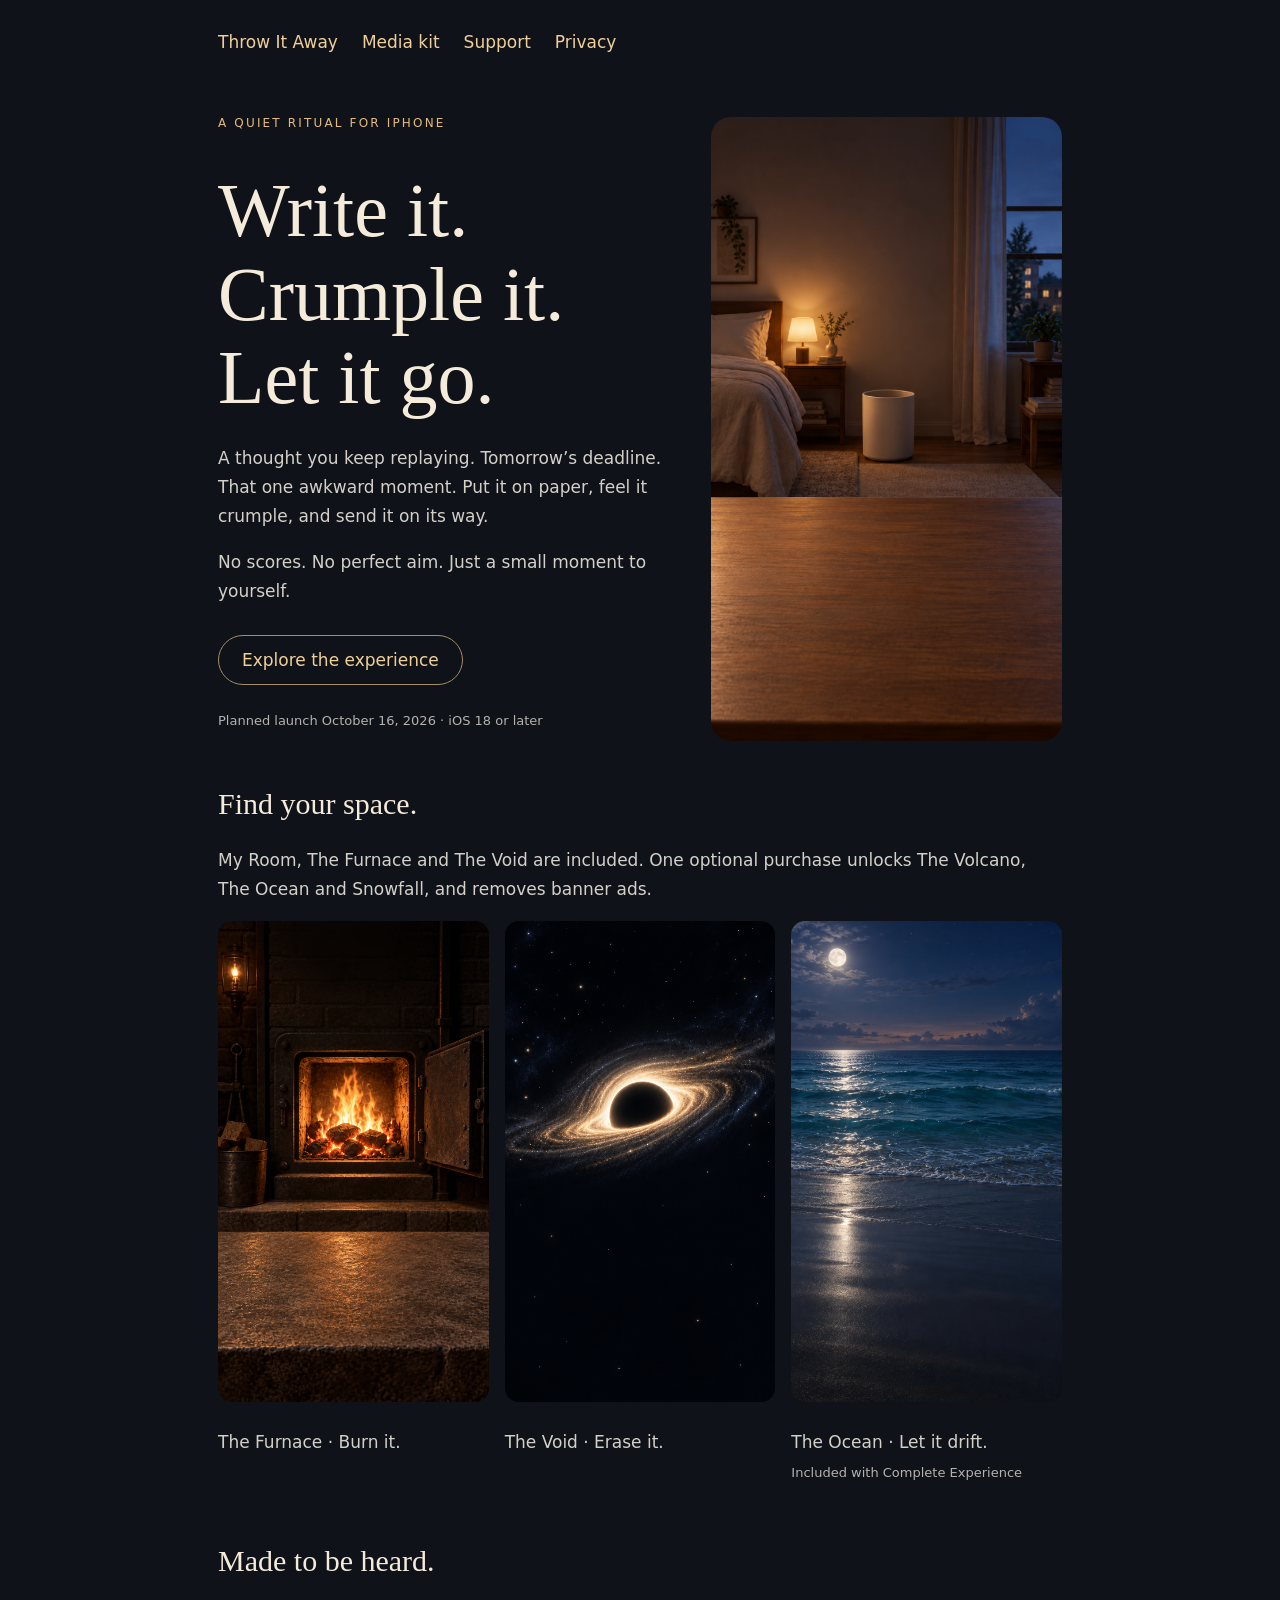
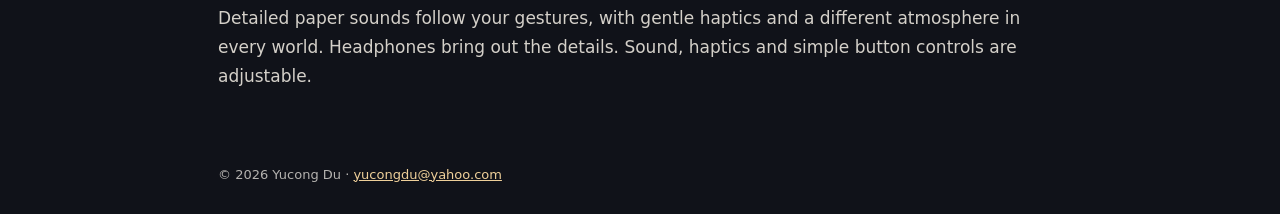
<file: index.html>
<!doctype html><html lang="en"><head><meta charset="utf-8"><meta name="viewport" content="width=device-width, initial-scale=1"><meta name="description" content="Throw It Away for iPhone. Write a thought, crumple the paper, and let it go."><title>A little space to let go — Throw It Away</title><link rel="stylesheet" href="style.css"></head><body><header><nav aria-label="Main"><a href="index.html">Throw It Away</a><a href="media.html">Media kit</a><a href="support.html">Support</a><a href="privacy.html">Privacy</a></nav></header><main><section class="hero"><div><div class="eyebrow">A quiet ritual for iPhone</div><h1>Write it.<br>Crumple it.<br>Let it go.</h1><p>A thought you keep replaying. Tomorrow’s deadline. That one awkward moment. Put it on paper, feel it crumple, and send it on its way.</p><p>No scores. No perfect aim. Just a small moment to yourself.</p><a class="button" href="support.html">Explore the experience</a><p class="small">Planned launch October 16, 2026 · iOS 18 or later</p></div><img src="room.png" alt="Warm bedroom setting in Throw It Away"></section><h2>Find your space.</h2><p>My Room, The Furnace and The Void are included. One optional purchase unlocks The Volcano, The Ocean and Snowfall, and removes banner ads.</p><div class="cards"><div><img src="furnace.png" alt="Warm glowing furnace"><p>The Furnace · Burn it.</p></div><div><img src="void.png" alt="Golden black hole in a star-filled sky"><p>The Void · Erase it.</p></div><div><img src="ocean.png" alt="Ocean at sunset"><p>The Ocean · Let it drift.<br><span class="small">Included with Complete Experience</span></p></div></div><h2>Made to be heard.</h2><p>Detailed paper sounds follow your gestures, with gentle haptics and a different atmosphere in every world. Headphones bring out the details. Sound, haptics and simple button controls are adjustable.</p></main><footer>© 2026 Yucong Du · <a href="mailto:yucongdu@yahoo.com">yucongdu@yahoo.com</a></footer></body></html>
</file>
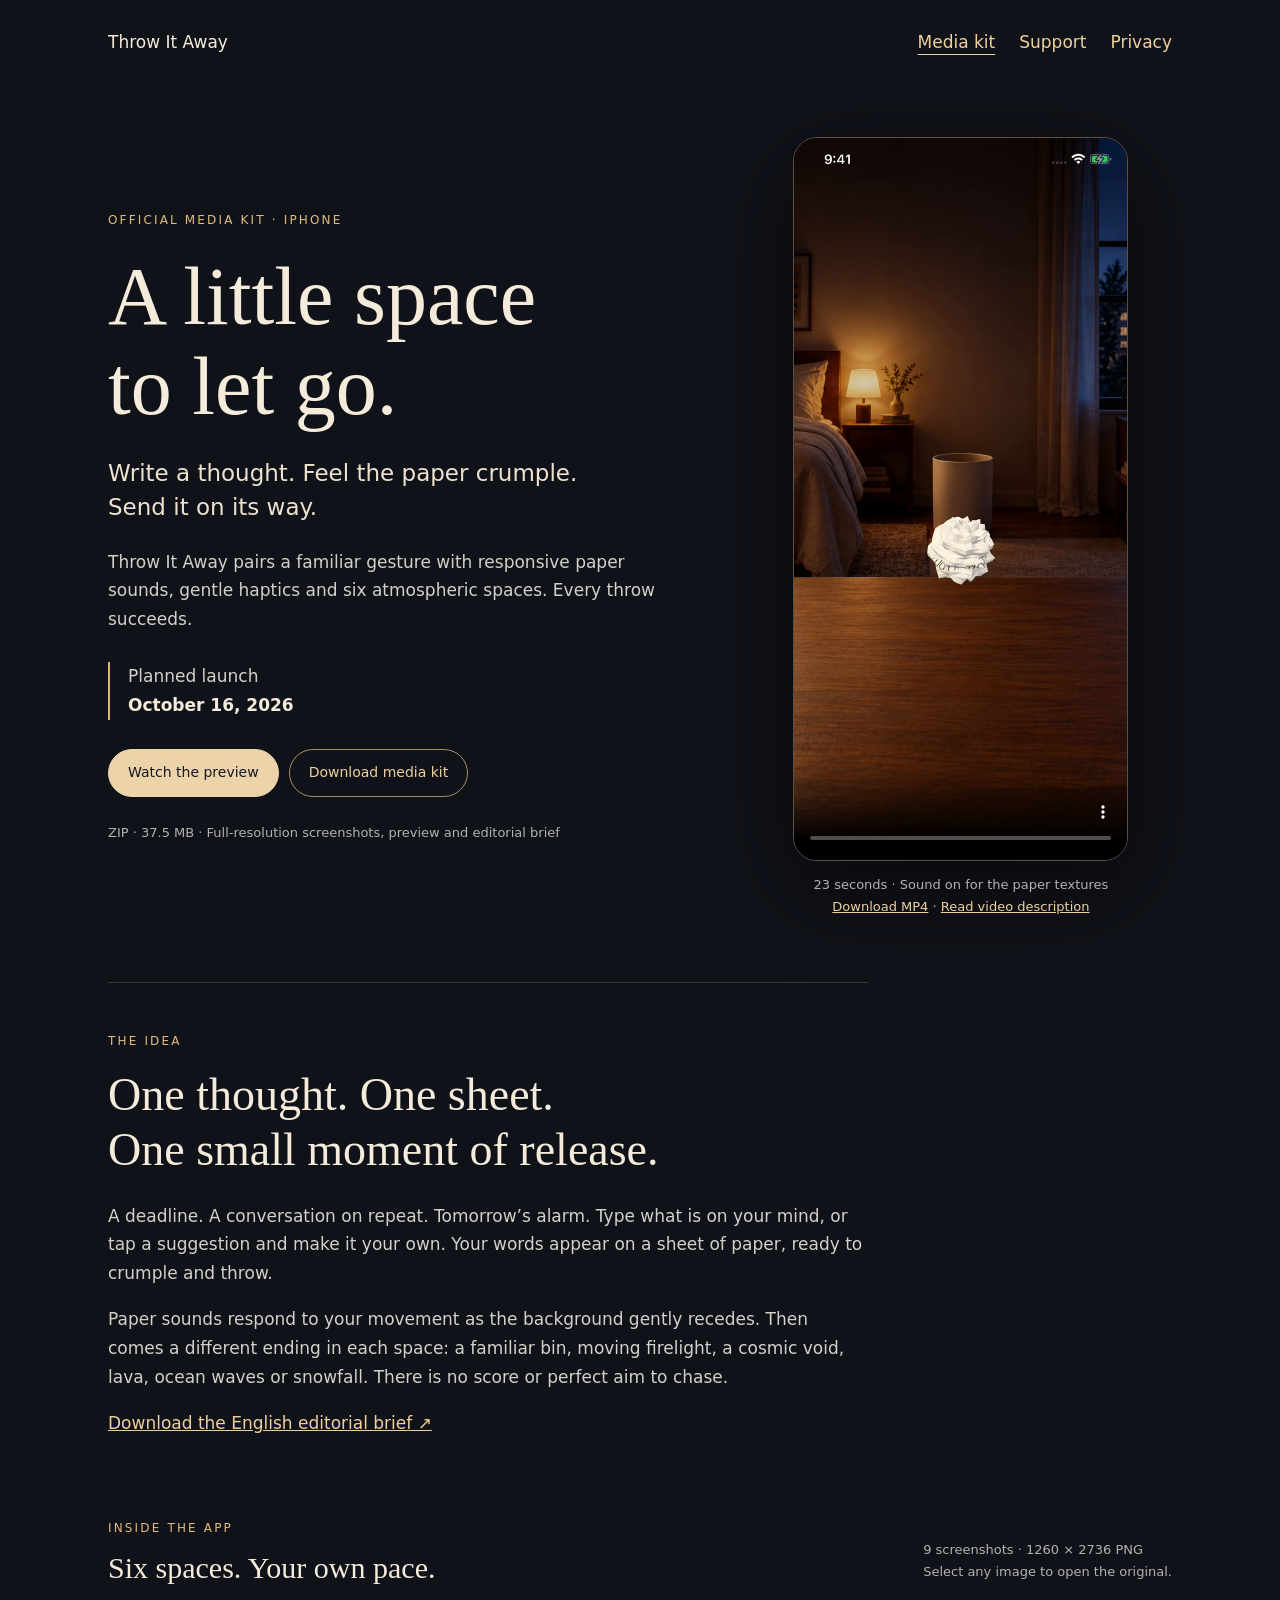
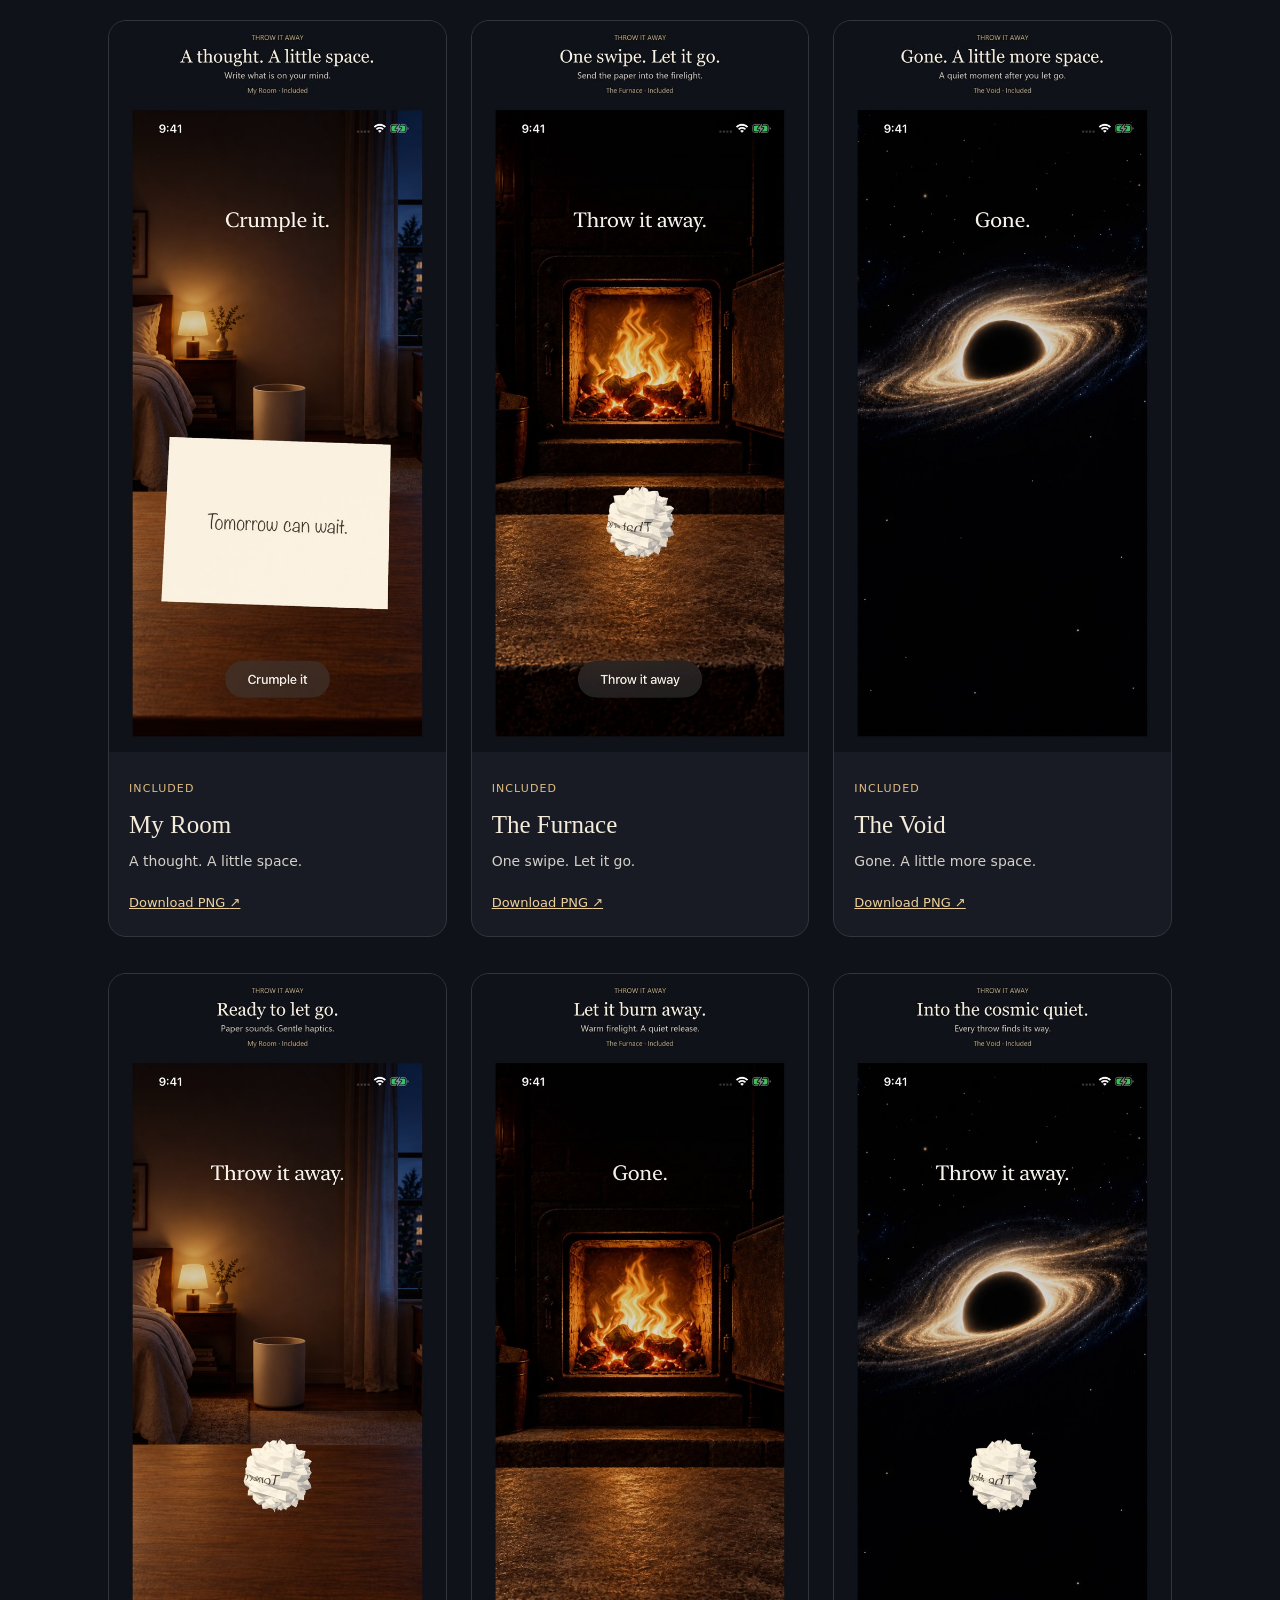
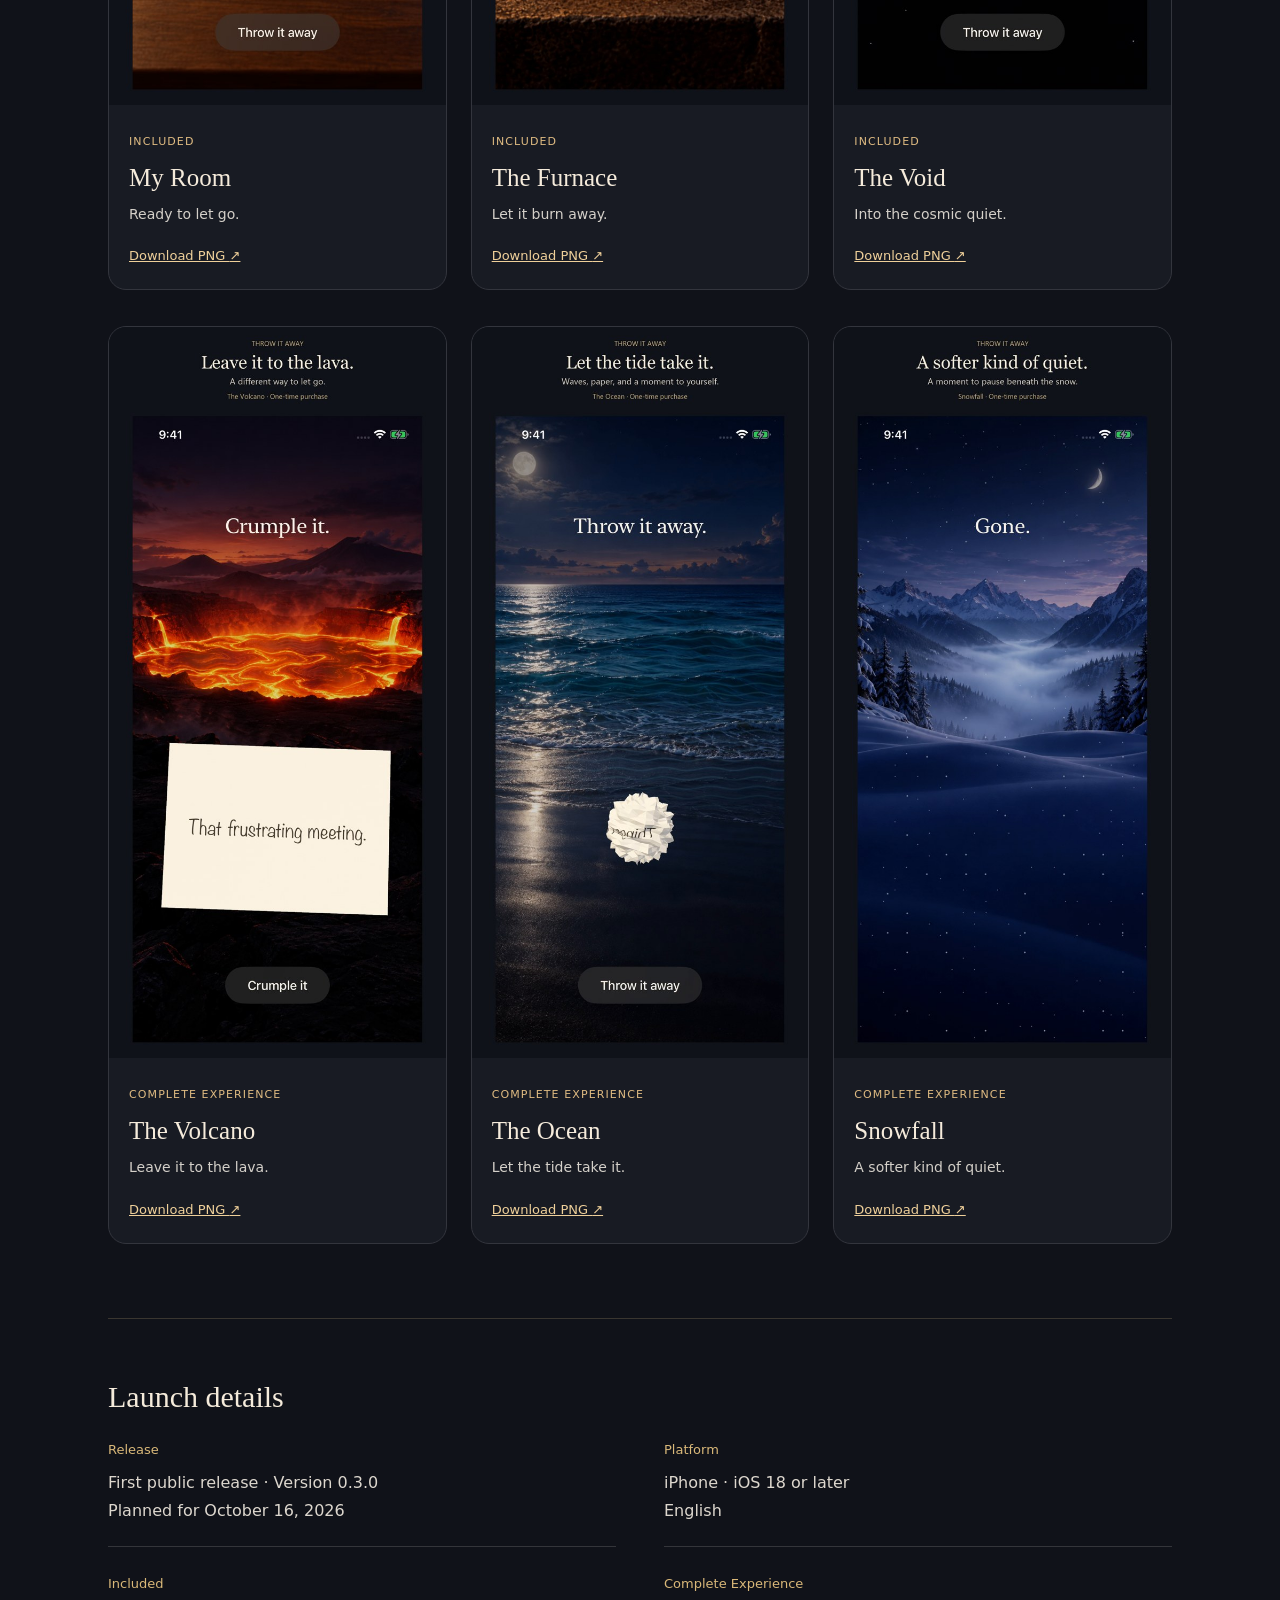
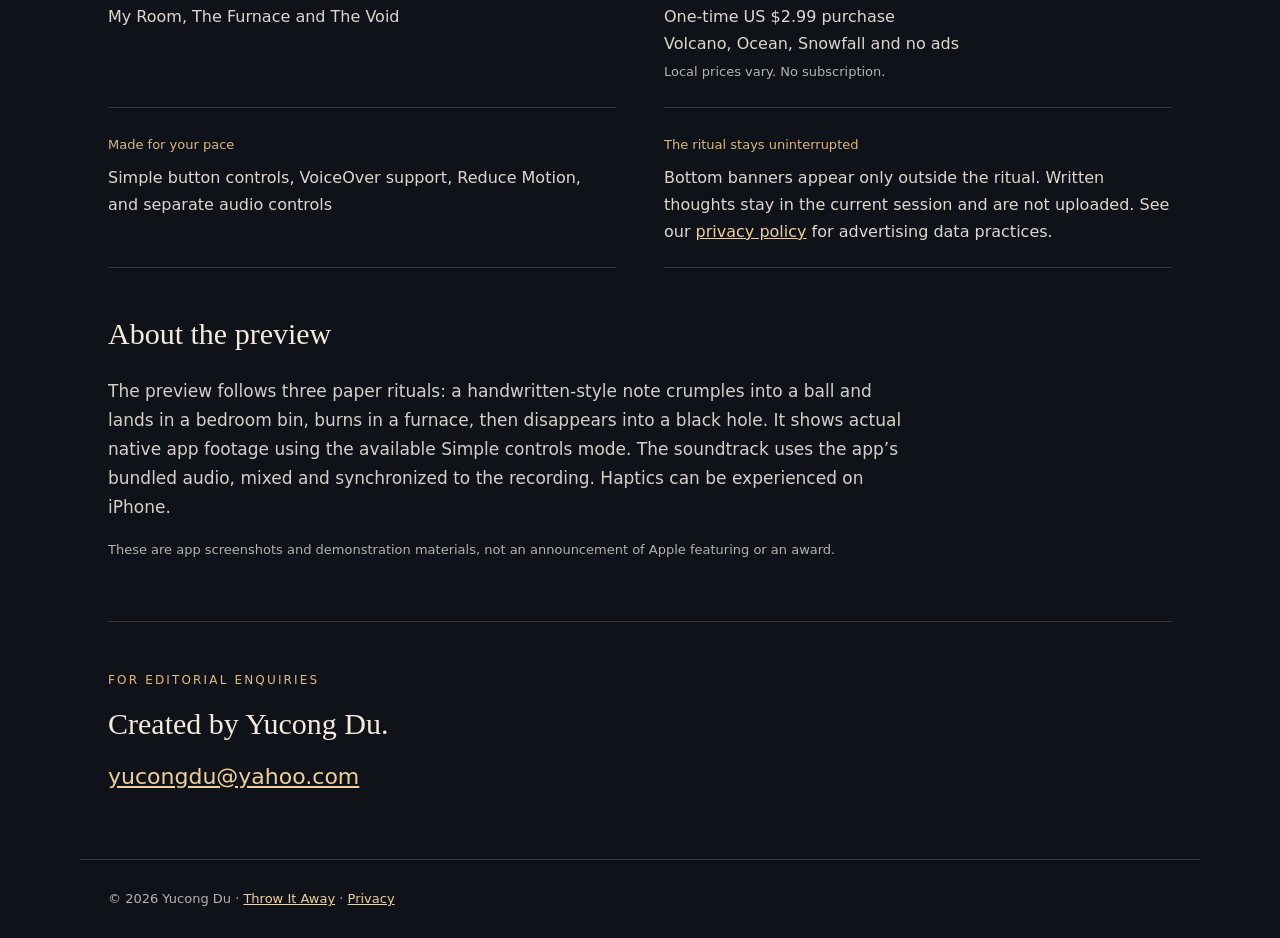
<file: media.html>
<!doctype html>
<html lang="en"><head><meta charset="utf-8"><meta name="viewport" content="width=device-width,initial-scale=1"><title>Media kit — Throw It Away</title><meta name="description" content="Watch Throw It Away for iPhone. Official preview, nine screenshots, and launch details for October 16, 2026."><meta property="og:title" content="Throw It Away — A tactile ritual for letting go"><meta property="og:description" content="Preview, screenshots and launch details. Coming to iPhone October 16, 2026."><meta property="og:image" content="https://f244cmdh9k-svg.github.io/media/thumbnails/03-void-gone.jpg"><link rel="canonical" href="https://f244cmdh9k-svg.github.io/media.html"><link rel="stylesheet" href="style.css"><link rel="stylesheet" href="media.css"></head>
<body><a class="skip" href="#main">Skip to content</a><header><nav aria-label="Main"><a class="brand" href="index.html">Throw It Away</a><a href="media.html" aria-current="page">Media kit</a><a href="support.html">Support</a><a href="privacy.html">Privacy</a></nav></header>
<main id="main"><section class="media-hero" aria-labelledby="hero-title"><div><p class="eyebrow">Official media kit · iPhone</p><h1 id="hero-title">A little space<br>to let go.</h1><p class="lede">Write a thought. Feel the paper crumple.<br>Send it on its way.</p><p>Throw It Away pairs a familiar gesture with responsive paper sounds, gentle haptics and six atmospheric spaces. Every throw succeeds.</p><p class="launch">Planned launch <strong>October 16, 2026</strong></p><div class="actions"><a class="button primary" href="#preview">Watch the preview</a><a class="button" href="media/press-kit.zip" download>Download media kit</a></div><p class="small">ZIP · 37.5 MB · Full-resolution screenshots, preview and editorial brief</p></div><div class="player" id="preview"><video controls playsinline preload="none" width="886" height="1920" poster="media/preview-poster.jpg" aria-label="Throw It Away app preview: My Room, The Furnace and The Void" aria-describedby="preview-note"><source src="media/preview.mp4" type="video/mp4"><track kind="captions" src="media/preview-captions.vtt" srclang="en" label="English sound descriptions"><p>Your browser cannot play this video. <a href="media/preview.mp4">Download the preview</a>.</p></video><p class="small" id="preview-note">23 seconds · Sound on for the paper textures<br><a href="media/preview.mp4" download>Download MP4</a> · <a href="#video-description">Read video description</a></p></div></section>
<section class="story" aria-labelledby="story-title"><p class="eyebrow">The idea</p><h2 id="story-title">One thought. One sheet.<br>One small moment of release.</h2><p>A deadline. A conversation on repeat. Tomorrow’s alarm. Type what is on your mind, or tap a suggestion and make it your own. Your words appear on a sheet of paper, ready to crumple and throw.</p><p>Paper sounds respond to your movement as the background gently recedes. Then comes a different ending in each space: a familiar bin, moving firelight, a cosmic void, lava, ocean waves or snowfall. There is no score or perfect aim to chase.</p><a href="media/editorial-brief.md" download>Download the English editorial brief ↗</a></section>
<section aria-labelledby="screenshots-title"><div class="section-head"><div><p class="eyebrow">Inside the app</p><h2 id="screenshots-title">Six spaces. Your own pace.</h2></div><p class="small">9 screenshots · 1260 × 2736 PNG<br>Select any image to open the original.</p></div><div class="media-gallery"><figure><a href="media/screenshots/01-room-paper.png" aria-label="Open full-resolution screenshot: My Room, A thought. A little space."><img src="media/thumbnails/01-room-paper.jpg" width="630" height="1368" loading="lazy" decoding="async" alt="My Room app screenshot: A thought. A little space.. Included."></a><figcaption><span class="tier">Included</span><h3>My Room</h3><p>A thought. A little space.</p><a href="media/screenshots/01-room-paper.png" download>Download PNG <span aria-hidden="true">↗</span></a></figcaption></figure><figure><a href="media/screenshots/02-furnace-throw.png" aria-label="Open full-resolution screenshot: The Furnace, One swipe. Let it go."><img src="media/thumbnails/02-furnace-throw.jpg" width="630" height="1368" loading="lazy" decoding="async" alt="The Furnace app screenshot: One swipe. Let it go.. Included."></a><figcaption><span class="tier">Included</span><h3>The Furnace</h3><p>One swipe. Let it go.</p><a href="media/screenshots/02-furnace-throw.png" download>Download PNG <span aria-hidden="true">↗</span></a></figcaption></figure><figure><a href="media/screenshots/03-void-gone.png" aria-label="Open full-resolution screenshot: The Void, Gone. A little more space."><img src="media/thumbnails/03-void-gone.jpg" width="630" height="1368" loading="lazy" decoding="async" alt="The Void app screenshot: Gone. A little more space.. Included."></a><figcaption><span class="tier">Included</span><h3>The Void</h3><p>Gone. A little more space.</p><a href="media/screenshots/03-void-gone.png" download>Download PNG <span aria-hidden="true">↗</span></a></figcaption></figure><figure><a href="media/screenshots/04-room-ball.png" aria-label="Open full-resolution screenshot: My Room, Ready to let go."><img src="media/thumbnails/04-room-ball.jpg" width="630" height="1368" loading="lazy" decoding="async" alt="My Room app screenshot: Ready to let go.. Included."></a><figcaption><span class="tier">Included</span><h3>My Room</h3><p>Ready to let go.</p><a href="media/screenshots/04-room-ball.png" download>Download PNG <span aria-hidden="true">↗</span></a></figcaption></figure><figure><a href="media/screenshots/05-furnace-gone.png" aria-label="Open full-resolution screenshot: The Furnace, Let it burn away."><img src="media/thumbnails/05-furnace-gone.jpg" width="630" height="1368" loading="lazy" decoding="async" alt="The Furnace app screenshot: Let it burn away.. Included."></a><figcaption><span class="tier">Included</span><h3>The Furnace</h3><p>Let it burn away.</p><a href="media/screenshots/05-furnace-gone.png" download>Download PNG <span aria-hidden="true">↗</span></a></figcaption></figure><figure><a href="media/screenshots/06-void-throw.png" aria-label="Open full-resolution screenshot: The Void, Into the cosmic quiet."><img src="media/thumbnails/06-void-throw.jpg" width="630" height="1368" loading="lazy" decoding="async" alt="The Void app screenshot: Into the cosmic quiet.. Included."></a><figcaption><span class="tier">Included</span><h3>The Void</h3><p>Into the cosmic quiet.</p><a href="media/screenshots/06-void-throw.png" download>Download PNG <span aria-hidden="true">↗</span></a></figcaption></figure><figure><a href="media/screenshots/07-volcano-paper.png" aria-label="Open full-resolution screenshot: The Volcano, Leave it to the lava."><img src="media/thumbnails/07-volcano-paper.jpg" width="630" height="1368" loading="lazy" decoding="async" alt="The Volcano app screenshot: Leave it to the lava.. Complete Experience."></a><figcaption><span class="tier">Complete Experience</span><h3>The Volcano</h3><p>Leave it to the lava.</p><a href="media/screenshots/07-volcano-paper.png" download>Download PNG <span aria-hidden="true">↗</span></a></figcaption></figure><figure><a href="media/screenshots/08-ocean-throw.png" aria-label="Open full-resolution screenshot: The Ocean, Let the tide take it."><img src="media/thumbnails/08-ocean-throw.jpg" width="630" height="1368" loading="lazy" decoding="async" alt="The Ocean app screenshot: Let the tide take it.. Complete Experience."></a><figcaption><span class="tier">Complete Experience</span><h3>The Ocean</h3><p>Let the tide take it.</p><a href="media/screenshots/08-ocean-throw.png" download>Download PNG <span aria-hidden="true">↗</span></a></figcaption></figure><figure><a href="media/screenshots/09-snow-gone.png" aria-label="Open full-resolution screenshot: Snowfall, A softer kind of quiet."><img src="media/thumbnails/09-snow-gone.jpg" width="630" height="1368" loading="lazy" decoding="async" alt="Snowfall app screenshot: A softer kind of quiet.. Complete Experience."></a><figcaption><span class="tier">Complete Experience</span><h3>Snowfall</h3><p>A softer kind of quiet.</p><a href="media/screenshots/09-snow-gone.png" download>Download PNG <span aria-hidden="true">↗</span></a></figcaption></figure></div></section>
<section class="facts" aria-labelledby="facts-title"><h2 id="facts-title">Launch details</h2><dl><div><dt>Release</dt><dd>First public release · Version 0.3.0<br>Planned for October 16, 2026</dd></div><div><dt>Platform</dt><dd>iPhone · iOS 18 or later<br>English</dd></div><div><dt>Included</dt><dd>My Room, The Furnace and The Void</dd></div><div><dt>Complete Experience</dt><dd>One-time US $2.99 purchase<br>Volcano, Ocean, Snowfall and no ads<br><span class="small">Local prices vary. No subscription.</span></dd></div><div><dt>Made for your pace</dt><dd>Simple button controls, VoiceOver support, Reduce Motion, and separate audio controls</dd></div><div><dt>The ritual stays uninterrupted</dt><dd>Bottom banners appear only outside the ritual. Written thoughts stay in the current session and are not uploaded. See our <a href="privacy.html">privacy policy</a> for advertising data practices.</dd></div></dl></section>
<section id="video-description" class="video-description"><h2>About the preview</h2><p>The preview follows three paper rituals: a handwritten-style note crumples into a ball and lands in a bedroom bin, burns in a furnace, then disappears into a black hole. It shows actual native app footage using the available Simple controls mode. The soundtrack uses the app’s bundled audio, mixed and synchronized to the recording. Haptics can be experienced on iPhone.</p><p class="small">These are app screenshots and demonstration materials, not an announcement of Apple featuring or an award.</p></section>
<section class="contact"><p class="eyebrow">For editorial enquiries</p><h2>Created by Yucong Du.</h2><a href="mailto:yucongdu@yahoo.com">yucongdu@yahoo.com</a></section></main><footer>© 2026 Yucong Du · <a href="index.html">Throw It Away</a> · <a href="privacy.html">Privacy</a></footer></body></html>
</file>
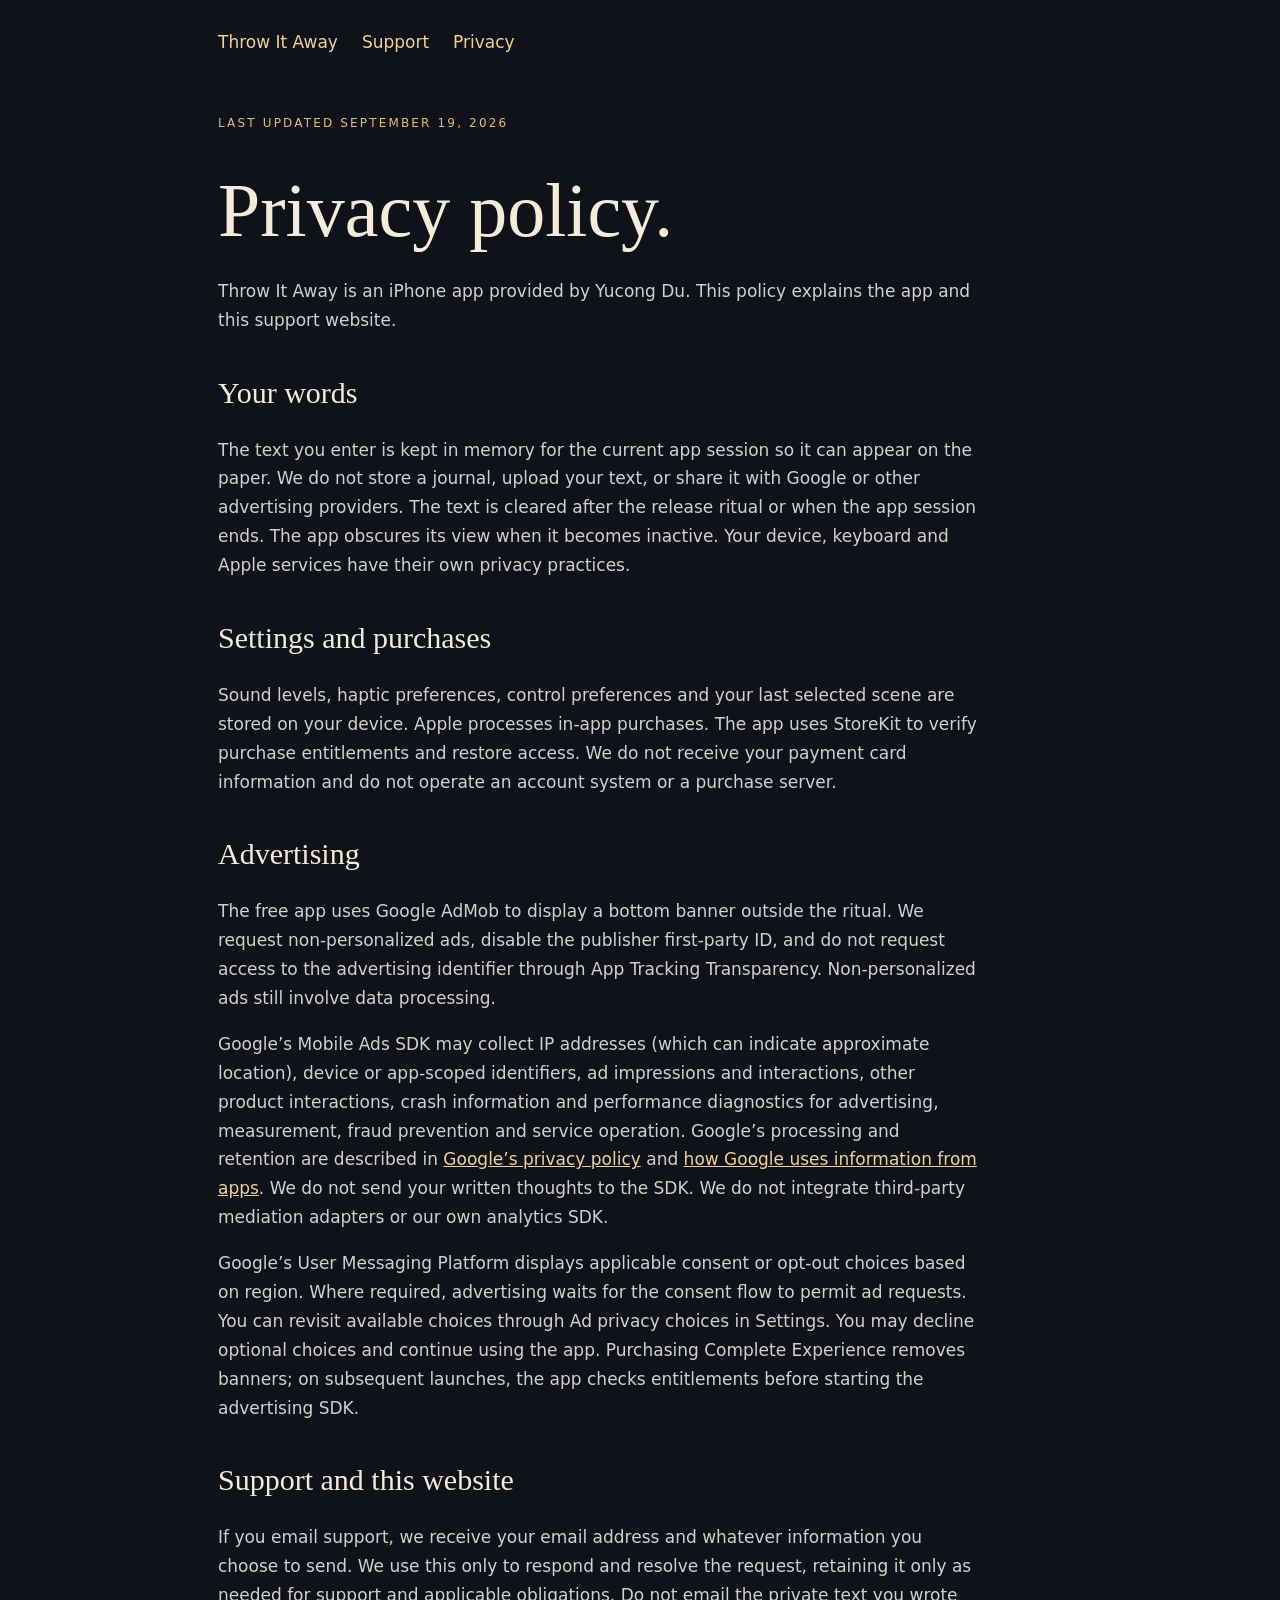
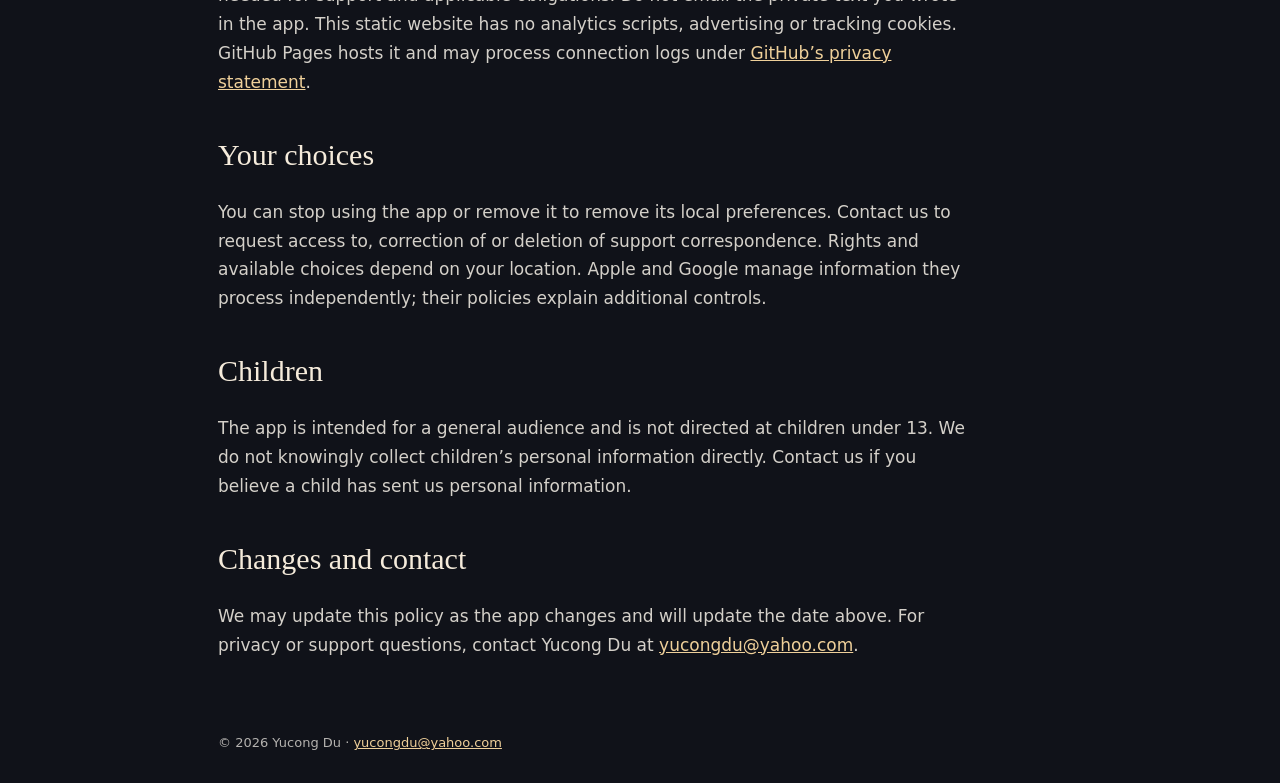
<file: privacy.html>
<!doctype html><html lang="en"><head><meta charset="utf-8"><meta name="viewport" content="width=device-width, initial-scale=1"><meta name="description" content="Throw It Away for iPhone. Write a thought, crumple the paper, and let it go."><title>Privacy policy — Throw It Away</title><link rel="stylesheet" href="style.css"></head><body><header><nav aria-label="Main"><a href="index.html">Throw It Away</a><a href="support.html">Support</a><a href="privacy.html">Privacy</a></nav></header><main><article><div class="eyebrow">Last updated September 19, 2026</div><h1>Privacy policy.</h1><p>Throw It Away is an iPhone app provided by Yucong Du. This policy explains the app and this support website.</p><h2>Your words</h2><p>The text you enter is kept in memory for the current app session so it can appear on the paper. We do not store a journal, upload your text, or share it with Google or other advertising providers. The text is cleared after the release ritual or when the app session ends. The app obscures its view when it becomes inactive. Your device, keyboard and Apple services have their own privacy practices.</p><h2>Settings and purchases</h2><p>Sound levels, haptic preferences, control preferences and your last selected scene are stored on your device. Apple processes in-app purchases. The app uses StoreKit to verify purchase entitlements and restore access. We do not receive your payment card information and do not operate an account system or a purchase server.</p><h2>Advertising</h2><p>The free app uses Google AdMob to display a bottom banner outside the ritual. We request non-personalized ads, disable the publisher first-party ID, and do not request access to the advertising identifier through App Tracking Transparency. Non-personalized ads still involve data processing.</p><p>Google’s Mobile Ads SDK may collect IP addresses (which can indicate approximate location), device or app-scoped identifiers, ad impressions and interactions, other product interactions, crash information and performance diagnostics for advertising, measurement, fraud prevention and service operation. Google’s processing and retention are described in <a href="https://policies.google.com/privacy">Google’s privacy policy</a> and <a href="https://policies.google.com/technologies/partner-sites">how Google uses information from apps</a>. We do not send your written thoughts to the SDK. We do not integrate third-party mediation adapters or our own analytics SDK.</p><p>Google’s User Messaging Platform displays applicable consent or opt-out choices based on region. Where required, advertising waits for the consent flow to permit ad requests. You can revisit available choices through Ad privacy choices in Settings. You may decline optional choices and continue using the app. Purchasing Complete Experience removes banners; on subsequent launches, the app checks entitlements before starting the advertising SDK.</p><h2>Support and this website</h2><p>If you email support, we receive your email address and whatever information you choose to send. We use this only to respond and resolve the request, retaining it only as needed for support and applicable obligations. Do not email the private text you wrote in the app. This static website has no analytics scripts, advertising or tracking cookies. GitHub Pages hosts it and may process connection logs under <a href="https://docs.github.com/en/site-policy/privacy-policies/github-general-privacy-statement">GitHub’s privacy statement</a>.</p><h2>Your choices</h2><p>You can stop using the app or remove it to remove its local preferences. Contact us to request access to, correction of or deletion of support correspondence. Rights and available choices depend on your location. Apple and Google manage information they process independently; their policies explain additional controls.</p><h2>Children</h2><p>The app is intended for a general audience and is not directed at children under 13. We do not knowingly collect children’s personal information directly. Contact us if you believe a child has sent us personal information.</p><h2>Changes and contact</h2><p>We may update this policy as the app changes and will update the date above. For privacy or support questions, contact Yucong Du at <a href="mailto:yucongdu@yahoo.com">yucongdu@yahoo.com</a>.</p></article></main><footer>© 2026 Yucong Du · <a href="mailto:yucongdu@yahoo.com">yucongdu@yahoo.com</a></footer></body></html>
</file>
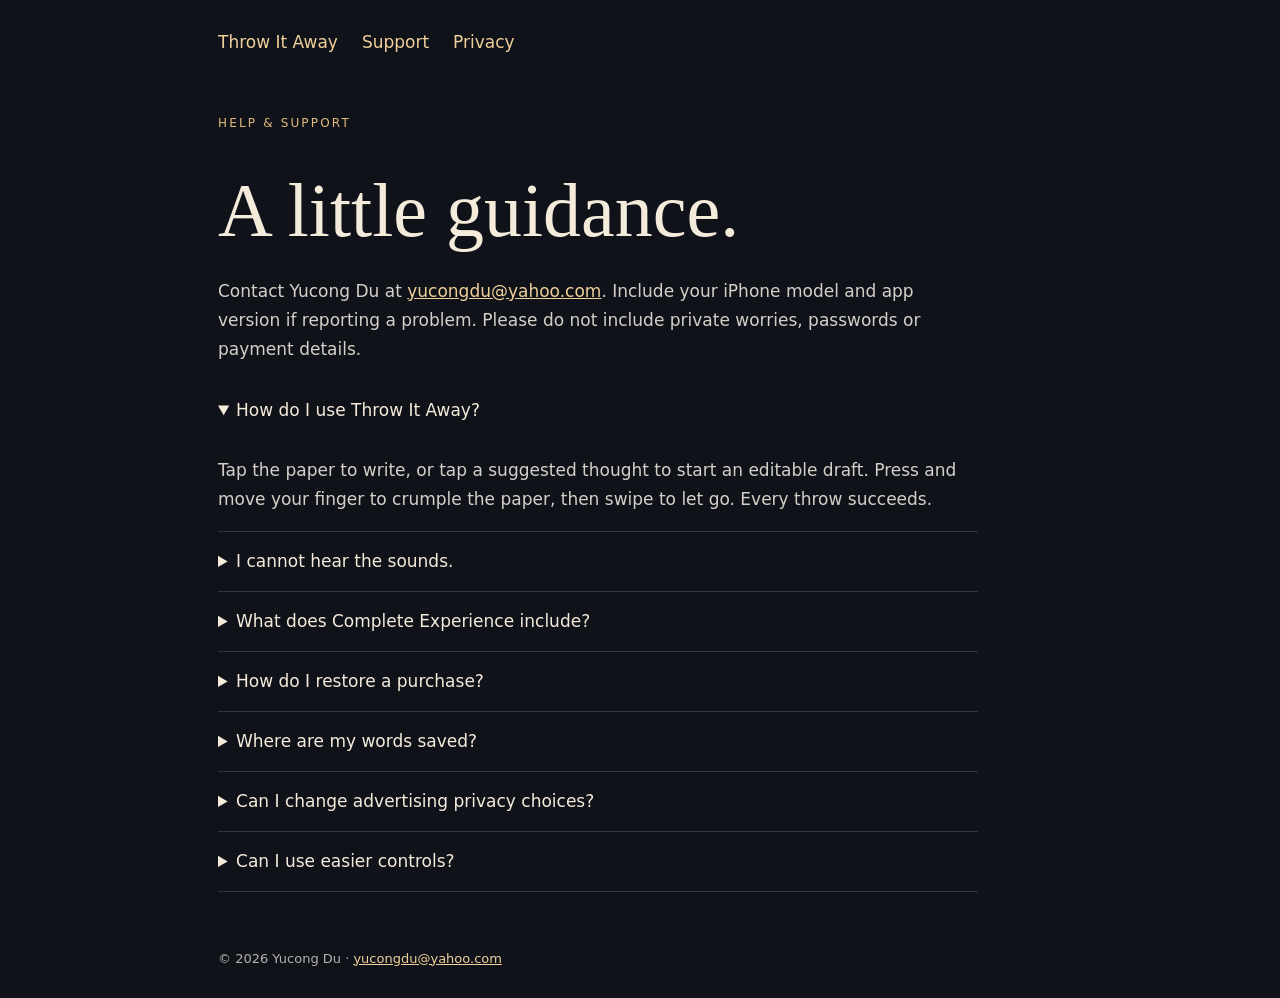
<file: support.html>
<!doctype html><html lang="en"><head><meta charset="utf-8"><meta name="viewport" content="width=device-width, initial-scale=1"><meta name="description" content="Throw It Away for iPhone. Write a thought, crumple the paper, and let it go."><title>Support — Throw It Away</title><link rel="stylesheet" href="style.css"></head><body><header><nav aria-label="Main"><a href="index.html">Throw It Away</a><a href="support.html">Support</a><a href="privacy.html">Privacy</a></nav></header><main><article><div class="eyebrow">Help & support</div><h1>A little guidance.</h1><p>Contact Yucong Du at <a href="mailto:yucongdu@yahoo.com">yucongdu@yahoo.com</a>. Include your iPhone model and app version if reporting a problem. Please do not include private worries, passwords or payment details.</p><details open><summary>How do I use Throw It Away?</summary><p>Tap the paper to write, or tap a suggested thought to start an editable draft. Press and move your finger to crumple the paper, then swipe to let go. Every throw succeeds.</p></details><details><summary>I cannot hear the sounds.</summary><p>Turn on Sound in Settings and check your iPhone media volume and audio output. Adjust Environment, Paper and Throw & release separately. Sound can play in Silent Mode. Headphones are recommended.</p></details><details><summary>What does Complete Experience include?</summary><p>A single optional purchase permanently removes banner ads and unlocks The Volcano, The Ocean and Snowfall. It is not a subscription. The US price is $2.99; the App Store displays the price for your region before purchase.</p></details><details><summary>How do I restore a purchase?</summary><p>Use the same Apple Account that made the purchase, open Settings in the app, and choose Restore purchases. An internet connection may be needed. TestFlight purchases are for testing and do not transfer to the public App Store app.</p></details><details><summary>Where are my words saved?</summary><p>Your text is held only in the current app session. The app does not save it to a journal, send it to a server or share it with advertising services. Letting go clears the ritual text; closing the app ends the session. Your keyboard provider or iOS may have its own data practices.</p></details><details><summary>Can I change advertising privacy choices?</summary><p>Where applicable, choose Ad privacy choices in Settings. Banners are shown only outside the writing and release ritual. Complete Experience removes ads.</p></details><details><summary>Can I use easier controls?</summary><p>Enable Simple controls in Settings for Crumple and Throw buttons. The app also responds to VoiceOver and the system Reduce Motion setting.</p></details></article></main><footer>© 2026 Yucong Du · <a href="mailto:yucongdu@yahoo.com">yucongdu@yahoo.com</a></footer></body></html>
</file>
<file: style.css>
*{box-sizing:border-box}body{margin:0;background:#101219;color:#f5ebdb;font:17px/1.7 system-ui,-apple-system,sans-serif}a{color:#efd09a}header,main,footer{max-width:900px;margin:auto;padding:28px}nav{display:flex;gap:24px;flex-wrap:wrap}nav a{text-decoration:none}h1{font:normal clamp(42px,7vw,76px)/1.1 Georgia,serif;margin:36px 0 24px}h2{font:normal 30px/1.2 Georgia,serif;margin-top:40px}p{color:#d4d0c9}.eyebrow{letter-spacing:.18em;text-transform:uppercase;font-size:12px;color:#e1bb7e}.hero{display:grid;grid-template-columns:1.3fr 1fr;gap:36px;align-items:center}.hero img{width:100%;border-radius:20px}.cards{display:grid;grid-template-columns:repeat(3,1fr);gap:16px}.cards img{width:100%;aspect-ratio:9/16;object-fit:cover;border-radius:14px}.small,footer{font-size:13px;color:#b4b2af}article{max-width:760px}.button{display:inline-block;border:1px solid #a68d65;border-radius:99px;padding:10px 23px;text-decoration:none;margin:12px 0}summary{cursor:pointer;padding:15px 0}details{border-bottom:1px solid #34353a}@media(max-width:600px){.hero{grid-template-columns:1fr}.hero img{max-height:480px;object-fit:cover}.cards{grid-template-columns:1fr 1fr}header,main,footer{padding:22px}}
</file>
<file: media.css>
html{scroll-behavior:smooth;scroll-padding-top:24px}header,main,footer{max-width:1120px}.brand{margin-right:auto;color:#f5ebdb}nav [aria-current=page]{text-decoration:underline;text-underline-offset:6px}.skip{position:absolute;top:-80px;left:16px;background:#efd09a;color:#101219;padding:10px 16px;z-index:5}.skip:focus{top:12px}a:focus-visible,video:focus-visible{outline:3px solid #efd09a;outline-offset:5px}.media-hero{display:grid;grid-template-columns:1.35fr 1fr;gap:72px;align-items:center;padding:24px 0 64px}.media-hero h1{font-size:clamp(48px,6.5vw,82px);margin:22px 0}.lede{font-size:23px;line-height:1.5;color:#eee2cf}.launch{border-left:2px solid #d9b879;padding-left:18px;margin-top:28px}.launch strong{display:block;color:#f5ebdb}.actions{display:flex;flex-wrap:wrap;gap:10px}.button{font-size:14px;padding:11px 19px}.button.primary{background:#ecd3aa;color:#17191f;border-color:#ecd3aa}.player{max-width:335px;width:100%;justify-self:center;text-align:center}.player video{display:block;width:100%;height:auto;background:#090a0d;border:1px solid #5c5042;border-radius:24px;box-shadow:0 28px 90px #0007}.player p{margin-bottom:0}.story{max-width:760px;border-top:1px solid #3a3630;padding:36px 0 58px}.story h2{font-size:clamp(32px,4vw,46px);margin:16px 0 24px}.section-head{display:flex;align-items:end;justify-content:space-between;gap:24px;margin:10px 0 24px}.section-head h2{margin:10px 0}.media-gallery{display:grid;grid-template-columns:repeat(3,minmax(0,1fr));gap:36px 24px}.media-gallery figure{margin:0;background:#181b23;border:1px solid #33353d;border-radius:18px;overflow:hidden}.media-gallery img{display:block;width:100%;height:auto}.media-gallery figcaption{padding:20px}.tier{font-size:11px;letter-spacing:.1em;text-transform:uppercase;color:#dfbb82}.media-gallery h3{font:normal 25px/1.3 Georgia,serif;margin:8px 0}.media-gallery p{font-size:14px;margin:0 0 14px}.media-gallery figcaption a{font-size:13px}.facts{margin-top:74px;padding-top:20px;border-top:1px solid #3a3630}.facts dl{display:grid;grid-template-columns:repeat(2,minmax(0,1fr));gap:26px 48px}.facts dl div{border-bottom:1px solid #34353a;padding-bottom:22px}.facts dt{color:#d9b879;font-size:13px;margin-bottom:8px}.facts dd{margin:0;font-size:16px;color:#ddd7ce}.video-description{max-width:800px;margin-top:48px}.contact{border-top:1px solid #3a3630;margin-top:60px;padding:36px 0}.contact h2{margin:16px 0}.contact>a{font-size:22px}footer{border-top:1px solid #34353a}@media(max-width:760px){.media-hero{grid-template-columns:1fr;gap:34px;padding-top:0}.media-hero h1{font-size:58px}.player{max-width:310px}.section-head{display:block}.media-gallery{grid-template-columns:repeat(2,minmax(0,1fr));gap:16px}.media-gallery figcaption{padding:14px}.media-gallery h3{font-size:22px}.facts dl{grid-template-columns:1fr;gap:16px}}@media(max-width:420px){.media-gallery{grid-template-columns:1fr}.media-gallery figure{max-width:340px;justify-self:center}.media-hero h1{font-size:49px}.brand{width:100%}nav{gap:16px}.contact>a{font-size:19px}}@media(prefers-reduced-motion:reduce){html{scroll-behavior:auto}}
</file>
